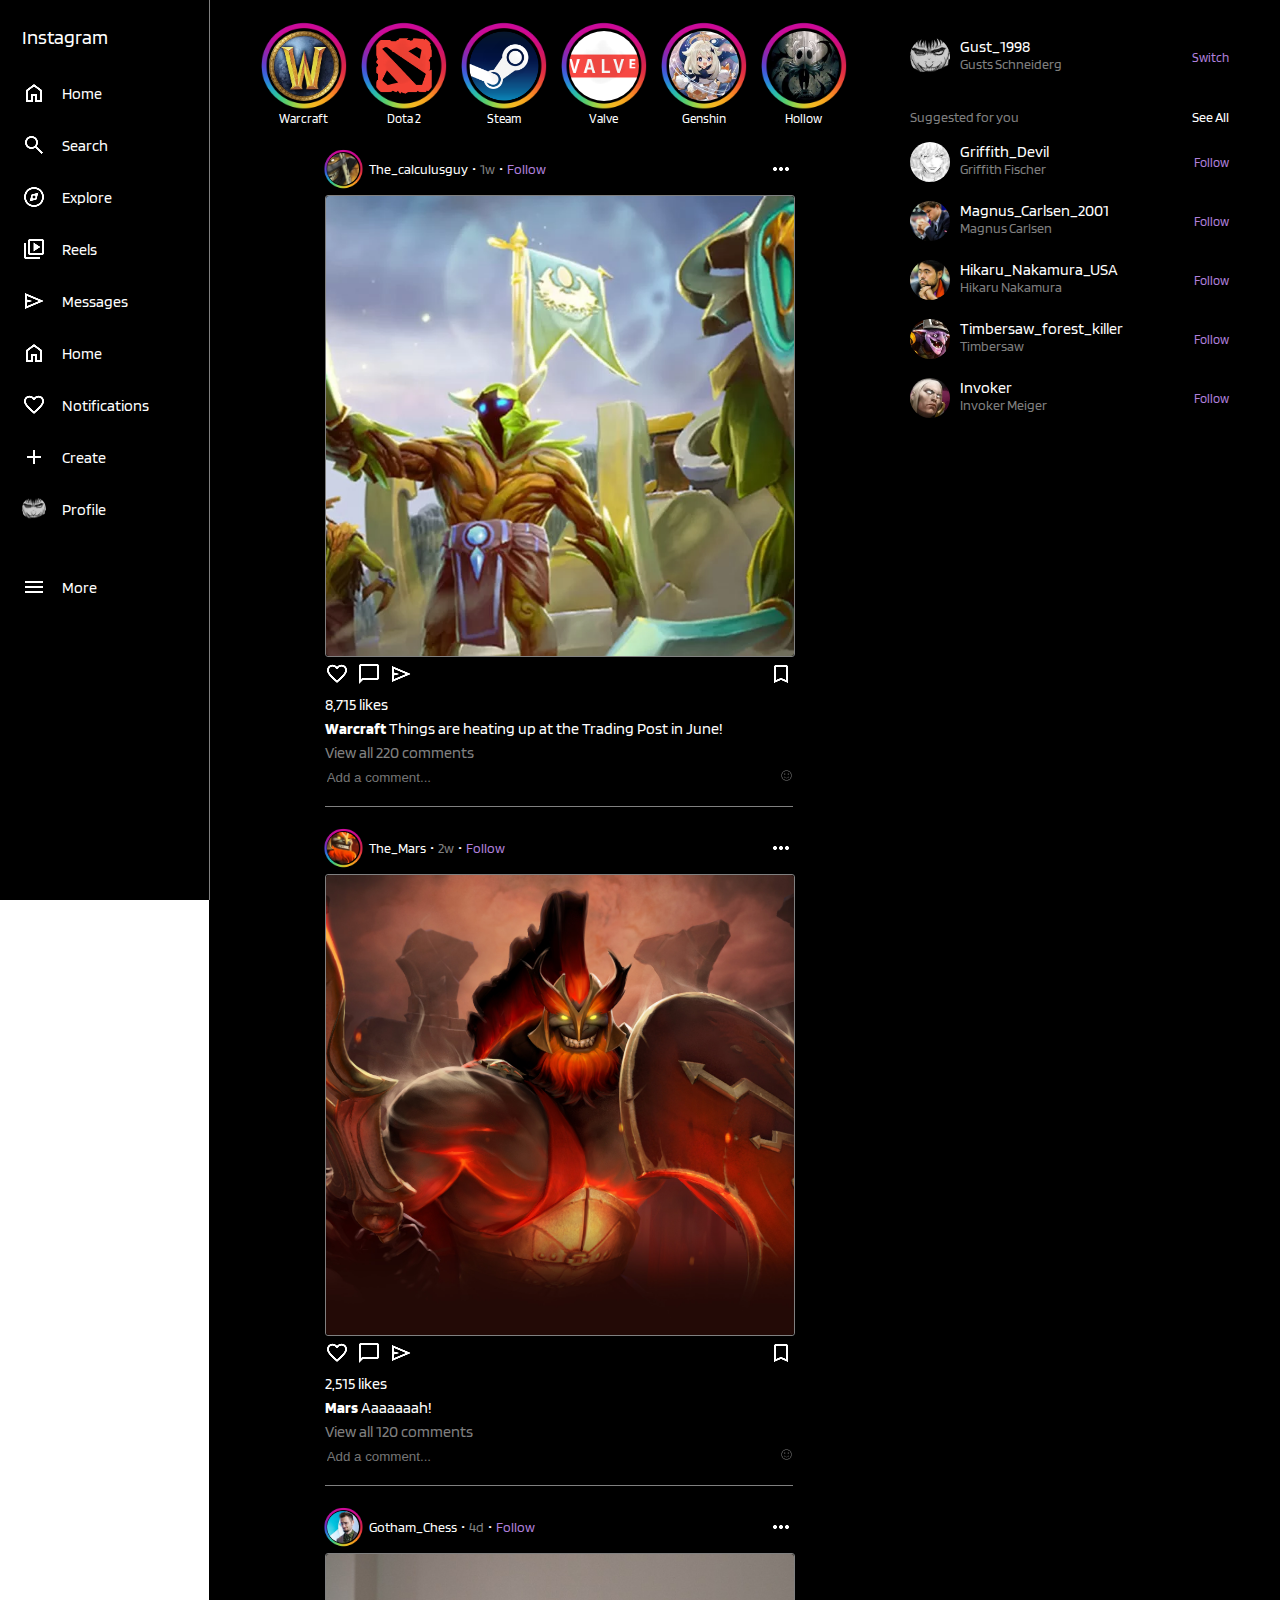
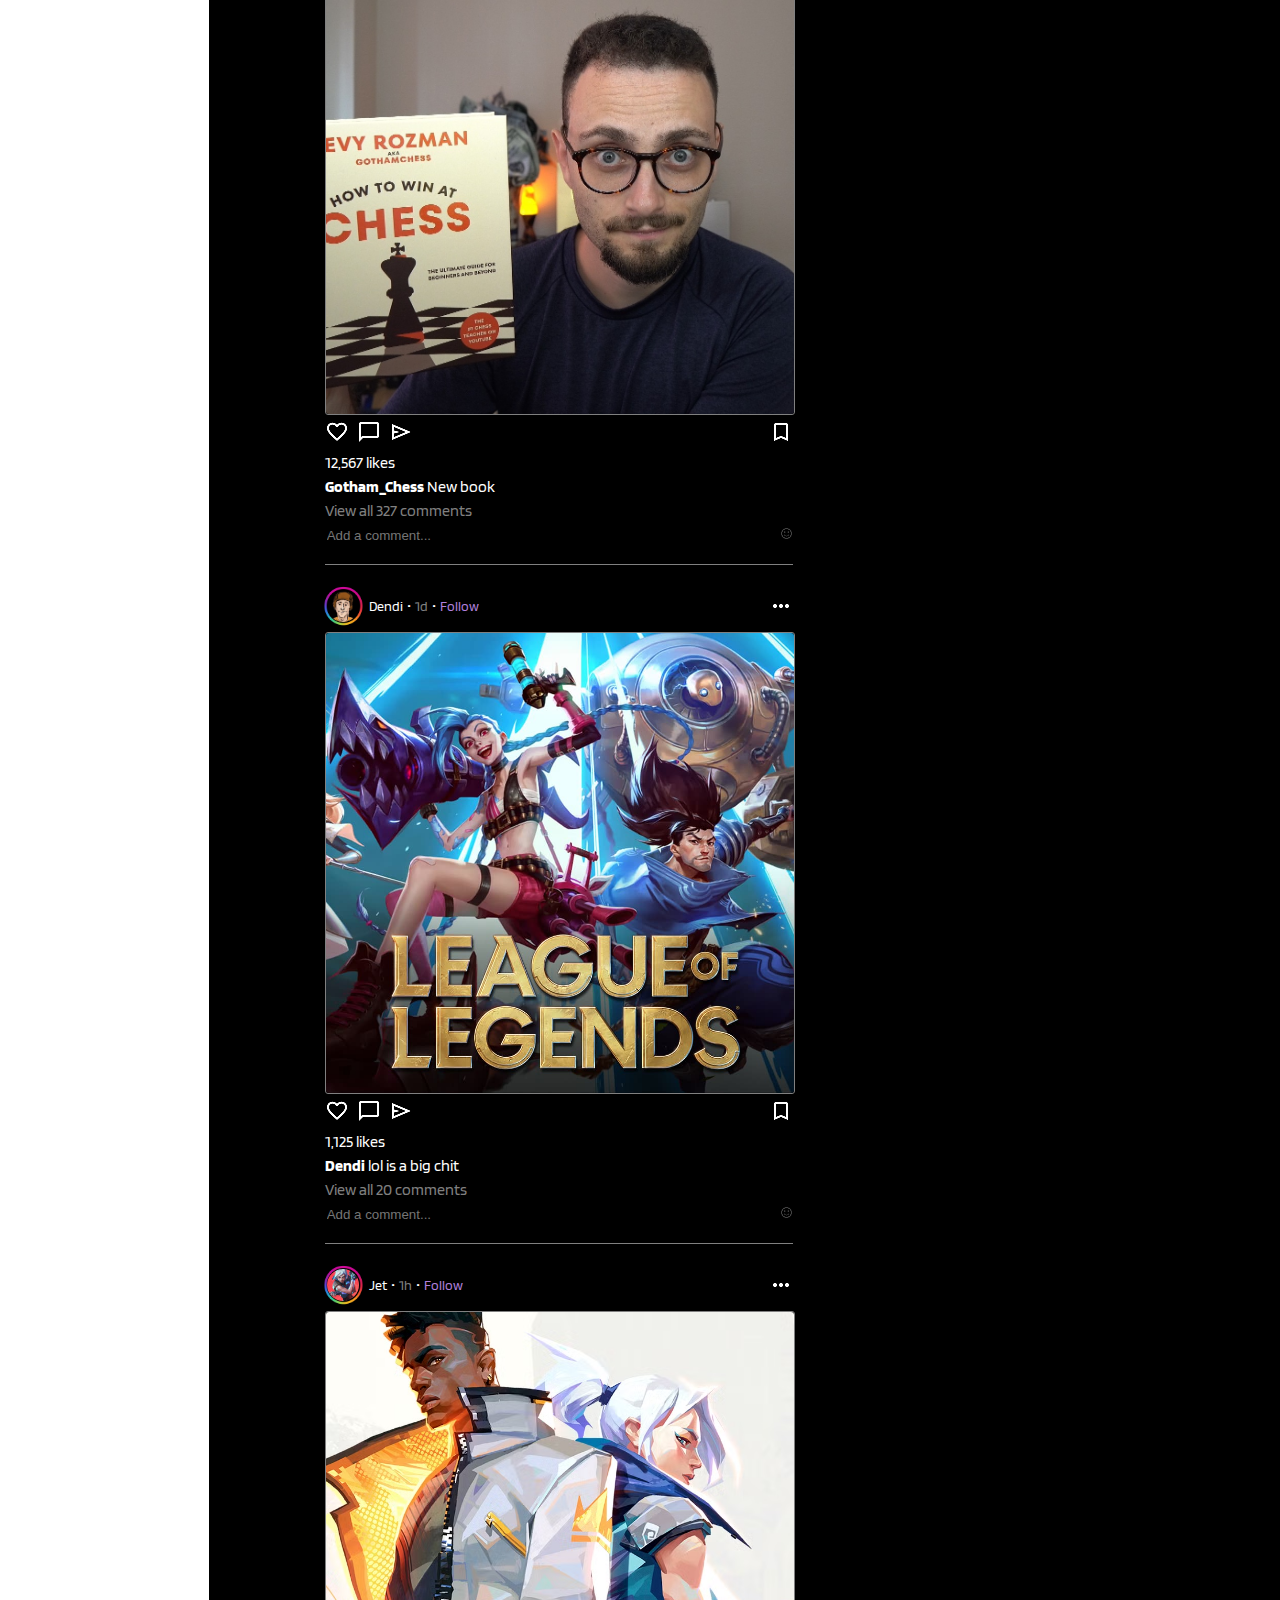
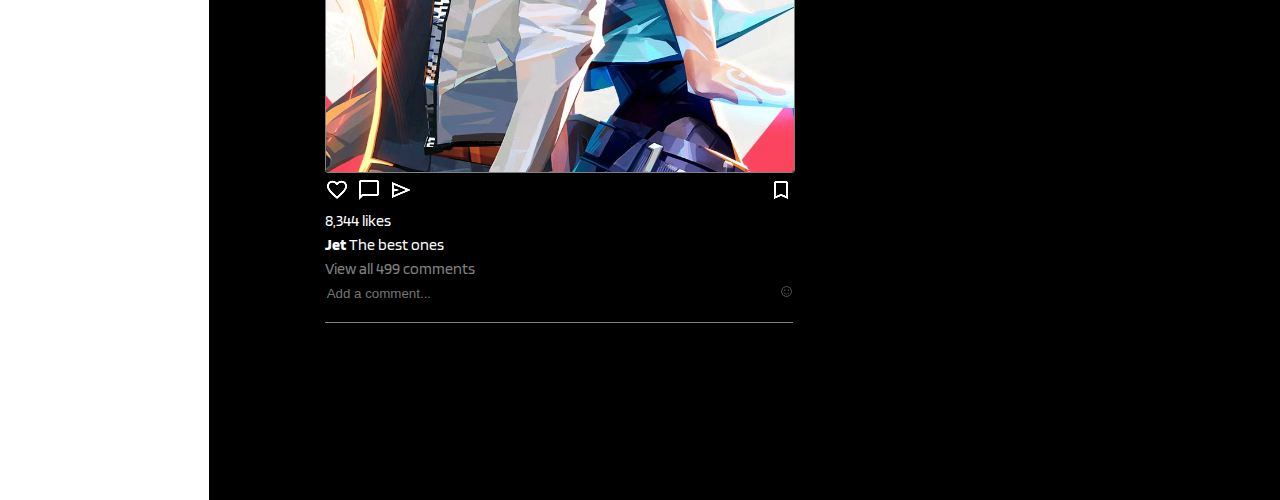
<file: Instagram/Index.html>
<!DOCTYPE html>

<html lang="en">

<head>

  <meta charset="UTF-8">
  <meta name="viewport" content="width=device-width, initial-scale=1.0">
  <title>Instagram</title>
  <link rel="stylesheet" href="Styles/left-side-bar.css">
  <link rel="stylesheet" href="Styles/Main.css">
  <link rel="stylesheet" href="Styles/body.css">
  <link rel="stylesheet" href="Styles/responsive-design.css">
  <link rel="stylesheet" href="Styles/top-side-bar.css">
  <link rel="stylesheet" href="Styles/bottom-side-bar.css">

  <link rel="preconnect" href="https://fonts.googleapis.com">
  <link rel="preconnect" href="https://fonts.gstatic.com" crossorigin>
  <link href="https://fonts.googleapis.com/css2?family=Blinker:wght@100;200;300;400;600;700;800;900&display=swap" rel="stylesheet">

</head>

<body>

  <div class="left-side-bar">

    <div class="title-left-side-bar">Instagram</div>

    <div class="Icon-left-side-bar">

      <img src="Icons/Home.png">
      <div class="Text-left-side-bar">Home</div>

    </div>

    <div class="Icon-left-side-bar">

      <img src="Icons/Search.png">
      <div class="Text-left-side-bar">Search</div>

    </div>

    <div class="Icon-left-side-bar">

      <img src="Icons/Explore.png">
      <div class="Text-left-side-bar">Explore</div>

    </div>

    <div class="Icon-left-side-bar">

      <img src="Icons/Reels.png">
      <div class="Text-left-side-bar">Reels</div>

    </div>

    <div class="Icon-left-side-bar">

      <img src="Icons/Messages.png">
      <div class="Text-left-side-bar">Messages</div>

    </div>

    <div class="Icon-left-side-bar">

      <img src="Icons/Home.png">
      <div class="Text-left-side-bar">Home</div>

    </div>

    <div class="Icon-left-side-bar">

      <img src="Icons/Notifications.png">
      <div class="Text-left-side-bar">Notifications</div>

    </div>

    <div class="Icon-left-side-bar">

      <img src="Icons/Create.png">
      <div class="Text-left-side-bar">Create</div>

    </div>

    <div class="Icon-left-side-bar">

      <img src="Images/guts.jpeg" class="Profile-pic-left-side-bar">
      <div class="Text-left-side-bar">Profile</div>

    </div>

    <div class="Icon-left-side-bar" style="margin-top: 30px;">

      <img src="Icons/More.png">
      <div class="Text-left-side-bar">More</div>

    </div>
    
  </div>

  <div class="left-side-bar-hidden">

    <div class="Logo-div-left-side-bar-hidden"><img src="Images/instagram-logo.jpeg" class="Logo-left-side-bar-hidden"></div>

    <div class="Icon-left-side-bar-hidden"><img src="Icons/Home.png"></div>
    
    <div class="Icon-left-side-bar-hidden"><img src="Icons/Search.png"></div>

    <div class="Icon-left-side-bar-hidden"><img src="Icons/Explore.png"></div>

    <div class="Icon-left-side-bar-hidden"><img src="Icons/Reels.png"></div>

    <div class="Icon-left-side-bar-hidden"><img src="Icons/Messages.png"></div>

    <div class="Icon-left-side-bar-hidden"><img src="Icons/Notifications.png"></div>

    <div class="Icon-left-side-bar-hidden"><img src="Icons/Create.png"></div>

    <div class="Profile-div-left-side-bar-hidden"><img src="Images/guts.jpeg" class="Profile-pic-left-side-bar-hidden"></div>
    
    <div class="Icon-left-side-bar-hidden"><img src="Icons/More.png"></div>

  </div>

  <main>

    <div class="StorysAndPosts">

      <div class="storys">


        <div class="story-just-one">

          <img src="Images/wow-logo.png" class="story-pic-just-one">
          <img src="Images/aro-rgb.png" class="story-rgb-ring">
          <div>Warcraft</div>

        </div>

        <div class="story-just-one">

          <img src="Images/dota-logo.png" class="story-pic-just-one">
          <img src="Images/aro-rgb.png" class="story-rgb-ring">
          <div>Dota 2</div>

        </div>

        <div class="story-just-one">

          <img src="Images/Steam-logo.png" class="story-pic-just-one">
          <img src="Images/aro-rgb.png" class="story-rgb-ring">
          <div>Steam</div>

        </div>
        <div class="story-just-one">

          <img src="Images/valve logo.png" class="story-pic-just-one" style="object-fit: cover;">
          <img src="Images/aro-rgb.png" class="story-rgb-ring">
          <div>Valve</div>


        </div>

        <div class="story-just-one">

          <img src="Images/paimon.jpeg" class="story-pic-just-one">
          <img src="Images/aro-rgb.png" class="story-rgb-ring">
          <div>Genshin</div>

        </div>
        <div class="story-just-one">

          <img src="Images/hollow-knight.jpeg" class="story-pic-just-one">
          <img src="Images/aro-rgb.png" class="story-rgb-ring">
          <div>Hollow</div>

        </div>





      </div>

      <div class="posts">
        
        <div class="post-just-one">

          <div class="post-top-section">

            <div class="left-post-top-section">
  
              <img src="Images/shadow-shaman.jpeg" class="Profile-post-top-section">
  
              <img src="Images/aro-rgb.png" class="rgb-ring-post-top-section">
  
              <div class="Username-post-top-section">

                <span style="margin-right: 2px;">The_calculusguy</span> • 
                <span style="color: gray; margin-left: 2px; margin-right: 2px;">1w</span> • 
                <span class="Follow-button-post-top-section">Follow</span>

              </div>

            </div>


            <img src="Icons/more-icon.png">


          </div>


          <div class="post-middle-section"><img src="Images/dota-creeps.webp" class="post-pic-middle-section"></div>


          <div class="post-bottom-section">

            <div class="icons-post-bottom-section">

              <div>

                <img src="Icons/Notifications.png" class="left-icons-post-bottom-section">
                <img src="Icons/comment.png" class="left-icons-post-bottom-section">
                <img src="Icons/Messages.png" class="left-icons-post-bottom-section">

              </div>

              <div class="right-icons-post-bottom-section"><img src="Icons/save.png" alt=""></div>

              
              
            </div>
            
            
            <div class="likes-post-bottom-section">8,715 likes</div>
            
            <div class="text-post-bottom-section"><strong>Warcraft</strong> Things are heating up at the Trading Post in June!</div>

            <div class="views-post-bottom-section">View all 220 comments</div>


            <div class="InputAndEmoji">

              <input type="text" placeholder="Add a comment..." class="input-post-bottom-section">

              <img src="Icons/emoji.png" class="emoji-post-bottom-section">

            </div>
            
            

          </div>



        </div>


      </div>

      <div class="posts">
        
        <div class="post-just-one">

          <div class="post-top-section">

            <div class="left-post-top-section">
  
              <img src="Images/mars-profile.jpeg" class="Profile-post-top-section" style="object-position: center;">
  
              <img src="Images/aro-rgb.png" class="rgb-ring-post-top-section">
  
              <div class="Username-post-top-section">

                <span style="margin-right: 2px;">The_Mars</span> • 
                <span style="color: gray; margin-left: 2px; margin-right: 2px;">2w</span> • 
                <span class="Follow-button-post-top-section">Follow</span>

              </div>

            </div>


            <img src="Icons/more-icon.png">


          </div>


          <div class="post-middle-section"><img src="Images/marsito.jpg" class="post-pic-middle-section"></div>


          <div class="post-bottom-section">

            <div class="icons-post-bottom-section">

              <div>

                <img src="Icons/Notifications.png" class="left-icons-post-bottom-section">
                <img src="Icons/comment.png" class="left-icons-post-bottom-section">
                <img src="Icons/Messages.png" class="left-icons-post-bottom-section">

              </div>

              <div class="right-icons-post-bottom-section"><img src="Icons/save.png" alt=""></div>

              
              
            </div>
            
            
            <div class="likes-post-bottom-section">2,515 likes</div>
            
            <div class="text-post-bottom-section"><strong>Mars</strong> Aaaaaaah!</div>

            <div class="views-post-bottom-section">View all 120 comments</div>


            <div class="InputAndEmoji">

              <input type="text" placeholder="Add a comment..." class="input-post-bottom-section">

              <img src="Icons/emoji.png" class="emoji-post-bottom-section">

            </div>
            
            

          </div>



        </div>


      </div>      

      <div class="posts">
        
        <div class="post-just-one">

          <div class="post-top-section">

            <div class="left-post-top-section">
  
              <img src="Images/gothamchess.jpeg" class="Profile-post-top-section" style="object-position: center;">
  
              <img src="Images/aro-rgb.png" class="rgb-ring-post-top-section">
  
              <div class="Username-post-top-section">

                <span style="margin-right: 2px;">Gotham_Chess</span> • 
                <span style="color: gray; margin-left: 2px; margin-right: 2px;">4d</span> • 
                <span class="Follow-button-post-top-section">Follow</span>

              </div>

            </div>


            <img src="Icons/more-icon.png">


          </div>


          <div class="post-middle-section"><img src="Images/gothamchess-book.jpg" class="post-pic-middle-section"></div>


          <div class="post-bottom-section">

            <div class="icons-post-bottom-section">

              <div>

                <img src="Icons/Notifications.png" class="left-icons-post-bottom-section">
                <img src="Icons/comment.png" class="left-icons-post-bottom-section">
                <img src="Icons/Messages.png" class="left-icons-post-bottom-section">

              </div>

              <div class="right-icons-post-bottom-section"><img src="Icons/save.png" alt=""></div>

              
              
            </div>
            
            
            <div class="likes-post-bottom-section">12,567 likes</div>
            
            <div class="text-post-bottom-section"><strong>Gotham_Chess</strong> New book</div>

            <div class="views-post-bottom-section">View all 327 comments</div>


            <div class="InputAndEmoji">

              <input type="text" placeholder="Add a comment..." class="input-post-bottom-section">

              <img src="Icons/emoji.png" class="emoji-post-bottom-section">

            </div>
            
            

          </div>



        </div>


      </div>

      <div class="posts">
        
        <div class="post-just-one">

          <div class="post-top-section">

            <div class="left-post-top-section">
  
              <img src="Images/Dendi.png" class="Profile-post-top-section">
  
              <img src="Images/aro-rgb.png" class="rgb-ring-post-top-section">
  
              <div class="Username-post-top-section">

                <span style="margin-right: 2px;">Dendi</span> • 
                <span style="color: gray; margin-left: 2px; margin-right: 2px;">1d</span> • 
                <span class="Follow-button-post-top-section">Follow</span>

              </div>

            </div>


            <img src="Icons/more-icon.png">


          </div>


          <div class="post-middle-section"><img src="Images/lol.jpg" class="post-pic-middle-section"></div>


          <div class="post-bottom-section">

            <div class="icons-post-bottom-section">

              <div>

                <img src="Icons/Notifications.png" class="left-icons-post-bottom-section">
                <img src="Icons/comment.png" class="left-icons-post-bottom-section">
                <img src="Icons/Messages.png" class="left-icons-post-bottom-section">

              </div>

              <div class="right-icons-post-bottom-section"><img src="Icons/save.png" alt=""></div>

              
              
            </div>
            
            
            <div class="likes-post-bottom-section">1,125 likes</div>
            
            <div class="text-post-bottom-section"><strong>Dendi</strong> lol is a big chit</div>

            <div class="views-post-bottom-section">View all 20 comments</div>


            <div class="InputAndEmoji">

              <input type="text" placeholder="Add a comment..." class="input-post-bottom-section">

              <img src="Icons/emoji.png" class="emoji-post-bottom-section">

            </div>
            
            

          </div>



        </div>


      </div>
      
      <div class="posts">
        
        <div class="post-just-one">

          <div class="post-top-section">

            <div class="left-post-top-section">
  
              <img src="Images/jet.jpeg" class="Profile-post-top-section">
  
              <img src="Images/aro-rgb.png" class="rgb-ring-post-top-section">
  
              <div class="Username-post-top-section">

                <span style="margin-right: 2px;">Jet</span> • 
                <span style="color: gray; margin-left: 2px; margin-right: 2px;">1h</span> • 
                <span class="Follow-button-post-top-section">Follow</span>

              </div>

            </div>


            <img src="Icons/more-icon.png">


          </div>


          <div class="post-middle-section"><img src="Images/valorant-phoenix-jett.avif" class="post-pic-middle-section"></div>


          <div class="post-bottom-section">

            <div class="icons-post-bottom-section">

              <div>

                <img src="Icons/Notifications.png" class="left-icons-post-bottom-section">
                <img src="Icons/comment.png" class="left-icons-post-bottom-section">
                <img src="Icons/Messages.png" class="left-icons-post-bottom-section">

              </div>

              <div class="right-icons-post-bottom-section"><img src="Icons/save.png" alt=""></div>

              
              
            </div>
            
            
            <div class="likes-post-bottom-section">8,344 likes</div>
            
            <div class="text-post-bottom-section"><strong>Jet</strong> The best ones</div>

            <div class="views-post-bottom-section">View all 499 comments</div>


            <div class="InputAndEmoji">

              <input type="text" placeholder="Add a comment..." class="input-post-bottom-section">

              <img src="Icons/emoji.png" class="emoji-post-bottom-section">

            </div>
            
            

          </div>



        </div>


      </div>        


    </div>

    <div class="contacts-section">
      
      <div class="contacts">

        <div class="Profile-contacts-section">

          <div class="Profile-pic-NameAndID">

            <img src="Images/guts.jpeg" class="Profile-pic-contacts-section">

            <div class="NameAndID">
  
              <div class="name">Gust_1998</div>
              
              <div class="ID">Gusts Schneiderg</div>
  
            </div>

          </div>



          <div class="switch-button">Switch</div>


        </div>


        <div class="suggested-div">

          <div>Suggested for you</div>
            
          <div class="see-all">See All</div>

        </div>      
        
        <div class="Profile-contacts-section">

          <div class="Profile-pic-NameAndID">

            <img src="Images/griffith.jpeg" class="Profile-pic-contacts-section" style="object-fit: cover;">

            <div class="NameAndID">
  
              <div class="name">Griffith_Devil</div>
              
              <div class="ID">Griffith Fischer</div>
  
            </div>

          </div>



          <div class="switch-button">Follow</div>


        </div>

        <div class="Profile-contacts-section">

          <div class="Profile-pic-NameAndID">

            <img src="Images/magnus-carlsen.jpeg" class="Profile-pic-contacts-section" style="object-fit: cover;">

            <div class="NameAndID">
  
              <div class="name">Magnus_Carlsen_2001</div>
              
              <div class="ID">Magnus Carlsen</div>
  
            </div>

          </div>



          <div class="switch-button">Follow</div>


        </div>

        <div class="Profile-contacts-section">

          <div class="Profile-pic-NameAndID">

            <img src="Images/hikaru-nakamura.jpeg" class="Profile-pic-contacts-section" style="object-fit: cover;">

            <div class="NameAndID">
  
              <div class="name">Hikaru_Nakamura_USA</div>
              
              <div class="ID">Hikaru Nakamura</div>
  
            </div>

          </div>



          <div class="switch-button">Follow</div>


        </div>

        <div class="Profile-contacts-section">

          <div class="Profile-pic-NameAndID">

            <img src="Images/timbersaw.jpeg" class="Profile-pic-contacts-section" style="object-fit: cover;">

            <div class="NameAndID">
  
              <div class="name">Timbersaw_forest_killer</div>
              
              <div class="ID">Timbersaw</div>
  
            </div>

          </div>



          <div class="switch-button">Follow</div>


        </div>

        <div class="Profile-contacts-section">

          <div class="Profile-pic-NameAndID">

            <img src="Images/invoker.jpeg" class="Profile-pic-contacts-section" style="object-fit: cover;">

            <div class="NameAndID">
  
              <div class="name">Invoker</div>
              
              <div class="ID">Invoker Meiger</div>
  
            </div>

          </div>



          <div class="switch-button">Follow</div>


        </div>


      </div>

    </div>

  </main>

  <div class="top-side-bar">

    <div>Instagram</div>

    <input type="text" placeholder="Search" class="input-top-side-bar">

    <img src="Icons/Notifications.png" class="Notifications-top-side-bar">

  </div>

  <div class="bottom-side-bar">

    <img src="Icons/Home.png">
    <img src="Icons/Explore.png">
    <img src="Icons/Reels.png">
    <img src="Icons/Create.png">
    <img src="Icons/Messages.png">
    <img src="Images/guts.jpeg" class="Profile-pic-left-side-bar">



  </div>
    
</body>

</html>
</file>
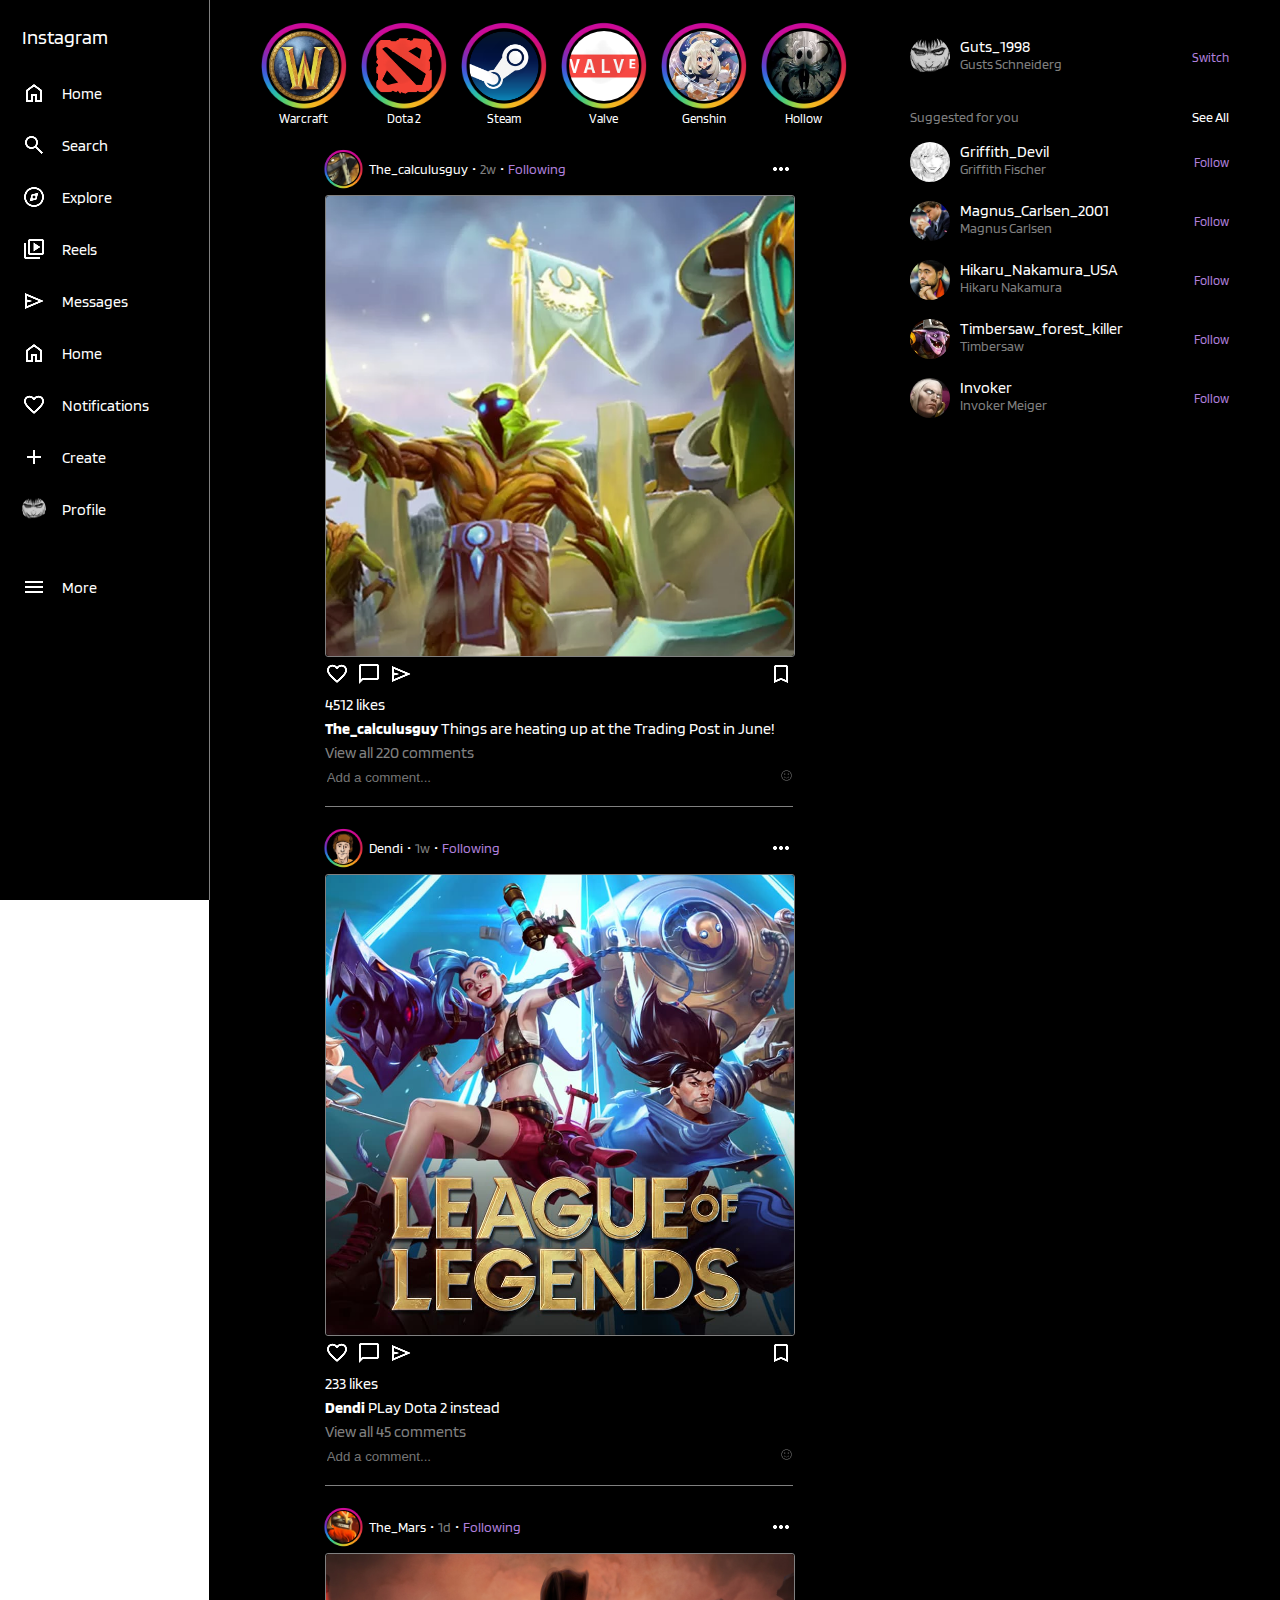
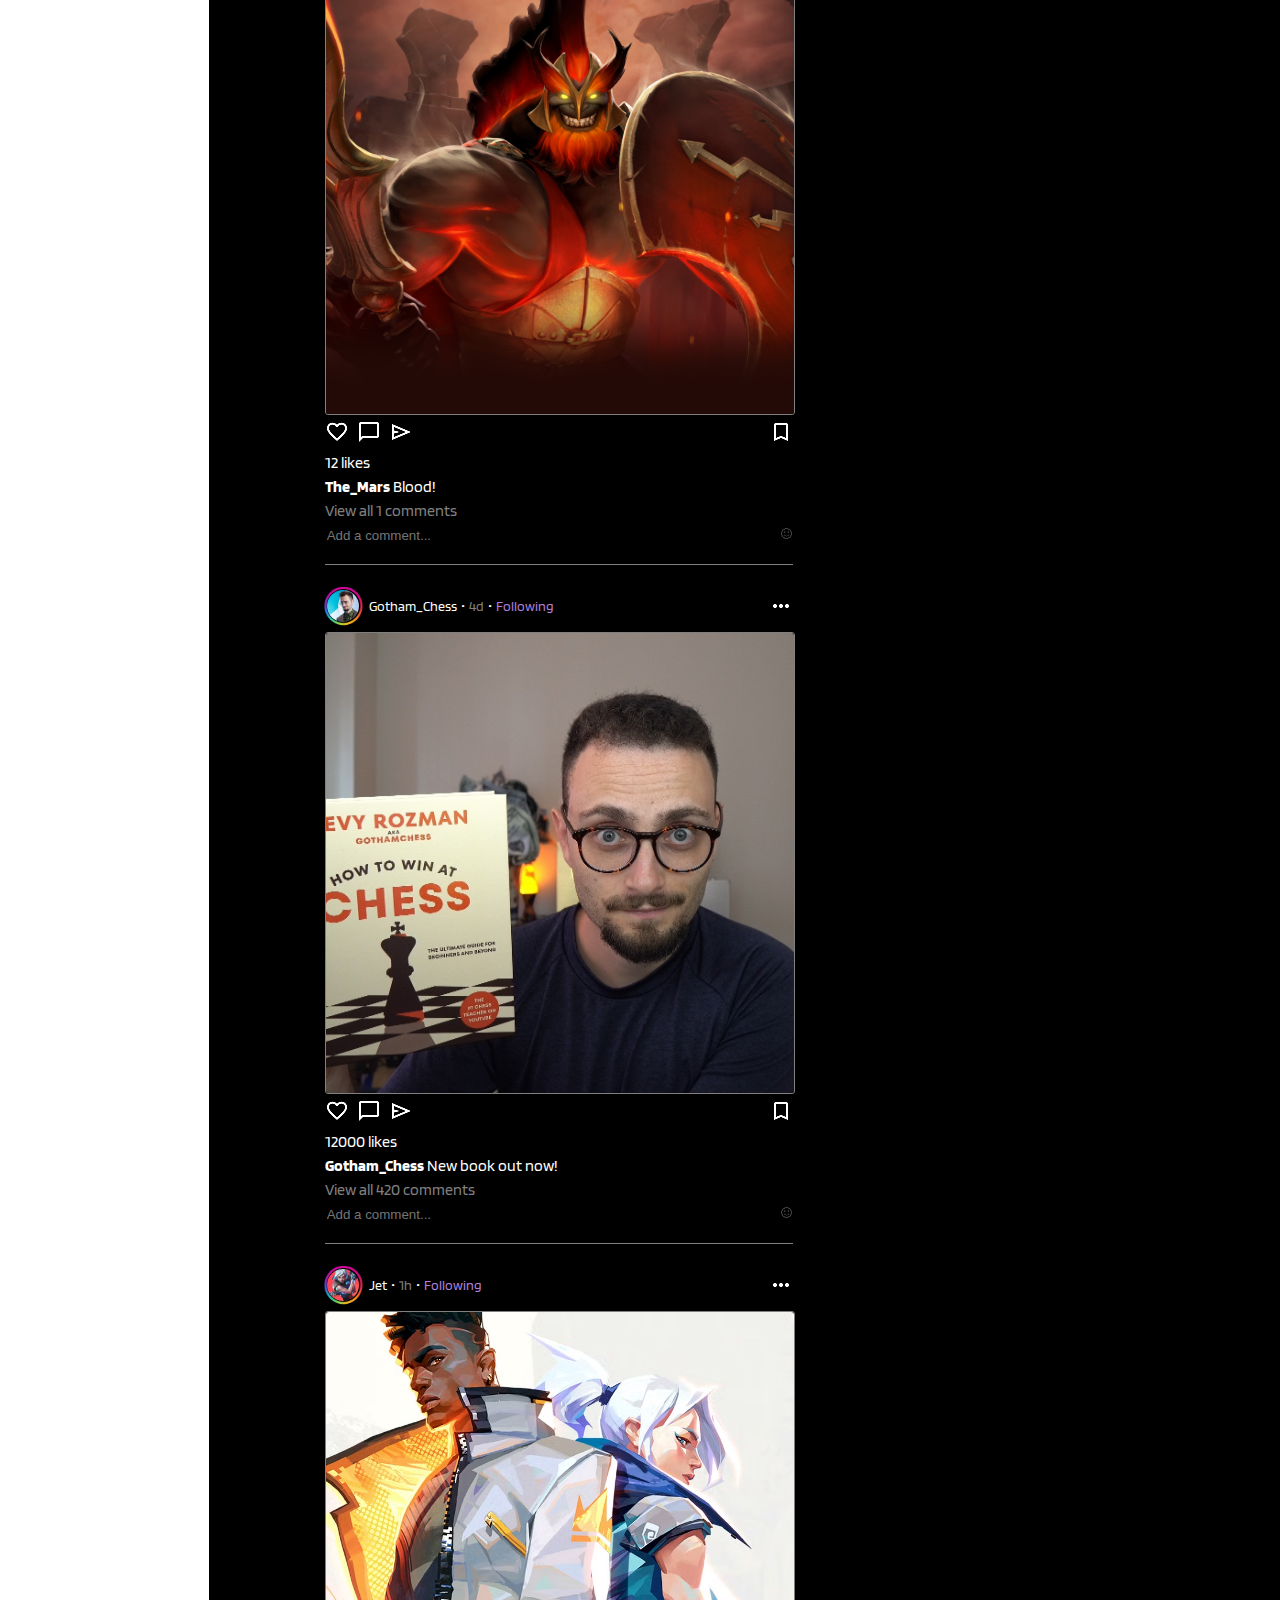
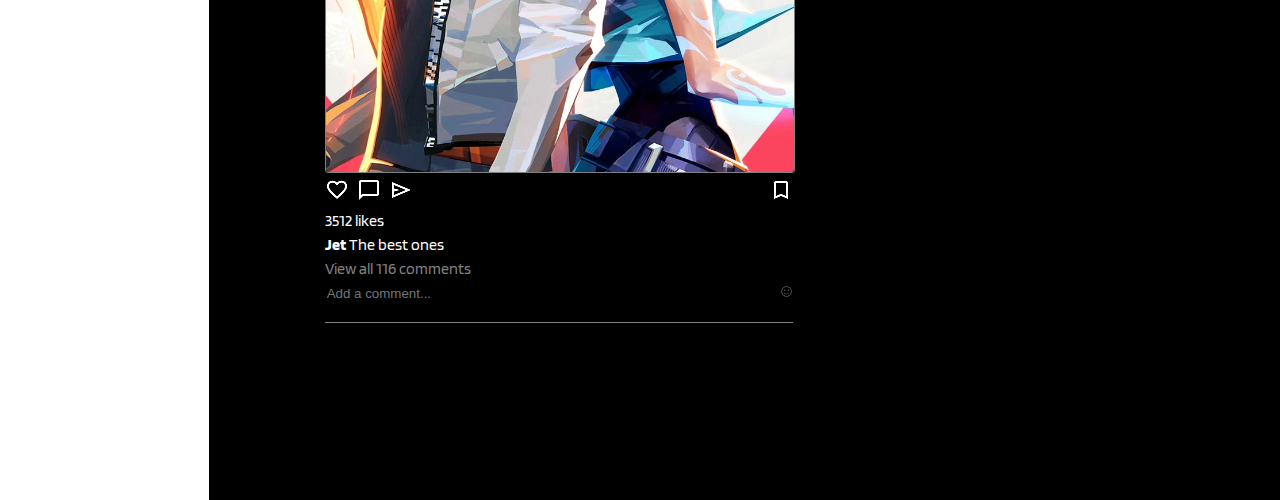
<file: MainPage.html>
<!DOCTYPE html>

<html lang="en">

<head>

  <meta charset="UTF-8">
  <meta name="viewport" content="width=device-width, initial-scale=1.0">
  <title>Instagram</title>
  <link rel="stylesheet" href="Styles/left-side-bar.css">
  <link rel="stylesheet" href="Styles/Main.css">
  <link rel="stylesheet" href="Styles/body.css">
  <link rel="stylesheet" href="Styles/responsive-design.css">
  <link rel="stylesheet" href="Styles/top-side-bar.css">
  <link rel="stylesheet" href="Styles/bottom-side-bar.css">

  <link rel="preconnect" href="https://fonts.googleapis.com">
  <link rel="preconnect" href="https://fonts.gstatic.com" crossorigin>
  <link href="https://fonts.googleapis.com/css2?family=Blinker:wght@100;200;300;400;600;700;800;900&display=swap" rel="stylesheet">

</head>

<body>

  <div class="left-side-bar">

    <div class="title-left-side-bar">Instagram</div>

    <div class="Icon-left-side-bar">

      <img src="Icons/Home.png">
      <div class="Text-left-side-bar">Home</div>

    </div>

    <div class="Icon-left-side-bar">

      <img src="Icons/Search.png">
      <div class="Text-left-side-bar">Search</div>

    </div>

    <div class="Icon-left-side-bar">

      <img src="Icons/Explore.png">
      <div class="Text-left-side-bar">Explore</div>

    </div>

    <div class="Icon-left-side-bar">

      <img src="Icons/Reels.png">
      <div class="Text-left-side-bar">Reels</div>

    </div>

    <div class="Icon-left-side-bar">

      <img src="Icons/Messages.png">
      <div class="Text-left-side-bar">Messages</div>

    </div>

    <div class="Icon-left-side-bar">

      <img src="Icons/Home.png">
      <div class="Text-left-side-bar">Home</div>

    </div>

    <div class="Icon-left-side-bar">

      <img src="Icons/Notifications.png">
      <div class="Text-left-side-bar">Notifications</div>

    </div>

    <div class="Icon-left-side-bar">

      <img src="Icons/Create.png">
      <div class="Text-left-side-bar">Create</div>

    </div>

    <div class="Icon-left-side-bar">

      <img src="Images/guts.jpeg" class="Profile-pic-left-side-bar">
      <div class="Text-left-side-bar">Profile</div>

    </div>

    <div class="Icon-left-side-bar" style="margin-top: 30px;">

      <img src="Icons/More.png">
      <div class="Text-left-side-bar">More</div>

    </div>
    
  </div>

  <div class="left-side-bar-hidden">

    <div class="Logo-div-left-side-bar-hidden"><img src="Images/instagram-logo.jpeg" class="Logo-left-side-bar-hidden"></div>

    <div class="Icon-left-side-bar-hidden"><img src="Icons/Home.png"></div>
    
    <div class="Icon-left-side-bar-hidden"><img src="Icons/Search.png"></div>

    <div class="Icon-left-side-bar-hidden"><img src="Icons/Explore.png"></div>

    <div class="Icon-left-side-bar-hidden"><img src="Icons/Reels.png"></div>

    <div class="Icon-left-side-bar-hidden"><img src="Icons/Messages.png"></div>

    <div class="Icon-left-side-bar-hidden"><img src="Icons/Notifications.png"></div>

    <div class="Icon-left-side-bar-hidden"><img src="Icons/Create.png"></div>

    <div class="Profile-div-left-side-bar-hidden"><img src="Images/guts.jpeg" class="Profile-pic-left-side-bar-hidden"></div>
    
    <div class="Icon-left-side-bar-hidden"><img src="Icons/More.png"></div>

  </div>

  <main>

    <div class="StorysAndPosts">

      <div class="storys">


        <div class="story-just-one"">

          <img src="Images/wow-logo.png" class="story-pic-just-one">
          <img src="Images/aro-rgb.png" class="story-rgb-ring">
          <div>Warcraft</div>

        </div>

        <div class="story-just-one">

          <img src="Images/dota-logo.png" class="story-pic-just-one">
          <img src="Images/aro-rgb.png" class="story-rgb-ring">
          <div>Dota 2</div>

        </div>

        <div class="story-just-one">

          <img src="Images/Steam-logo.png" class="story-pic-just-one">
          <img src="Images/aro-rgb.png" class="story-rgb-ring">
          <div>Steam</div>

        </div>
        <div class="story-just-one">

          <img src="Images/valve logo.png" class="story-pic-just-one" style="object-fit: cover;">
          <img src="Images/aro-rgb.png" class="story-rgb-ring">
          <div>Valve</div>


        </div>

        <div class="story-just-one">

          <img src="Images/paimon.jpeg" class="story-pic-just-one">
          <img src="Images/aro-rgb.png" class="story-rgb-ring">
          <div>Genshin</div>

        </div>
        <div class="story-just-one">

          <img src="Images/hollow-knight.jpeg" class="story-pic-just-one">
          <img src="Images/aro-rgb.png" class="story-rgb-ring">
          <div>Hollow</div>

        </div>





      </div>
     
      <div class="js-posts">

        <!-- Posts will be dynamically inserted here by JavaScript -->
      </div>


    </div>

    <div class="contacts-section">
      
      <div class="contacts">

        <div class="Profile-contacts-section">

          <div class="Profile-pic-NameAndID">

            <img src="Images/guts.jpeg" class="Profile-pic-contacts-section">

            <div class="NameAndID">
  
              <div class="name">Guts_1998</div>
              
              <div class="ID" >Gusts Schneiderg</div>
  
            </div>

          </div>



          <div class="switch-button">Switch</div>


        </div>


        <div class="suggested-div">

          <div>Suggested for you</div>
            
          <div class="see-all">See All</div>

        </div>      
        
        <div class="Profile-contacts-section">

          <div class="Profile-pic-NameAndID">

            <img src="Images/griffith.jpeg" class="Profile-pic-contacts-section" style="object-fit: cover;">

            <div class="NameAndID">
  
              <div class="name">Griffith_Devil</div>
              
              <div class="ID">Griffith Fischer</div>
  
            </div>

          </div>



          <div class="switch-button">Follow</div>


        </div>

        <div class="Profile-contacts-section">

          <div class="Profile-pic-NameAndID">

            <img src="Images/magnus-carlsen.jpeg" class="Profile-pic-contacts-section" style="object-fit: cover;">

            <div class="NameAndID">
  
              <div class="name">Magnus_Carlsen_2001</div>
              
              <div class="ID">Magnus Carlsen</div>
  
            </div>

          </div>



          <div class="switch-button">Follow</div>


        </div>

        <div class="Profile-contacts-section">

          <div class="Profile-pic-NameAndID">

            <img src="Images/hikaru-nakamura.jpeg" class="Profile-pic-contacts-section" style="object-fit: cover;">

            <div class="NameAndID">
  
              <div class="name">Hikaru_Nakamura_USA</div>
              
              <div class="ID">Hikaru Nakamura</div>
  
            </div>

          </div>



          <div class="switch-button">Follow</div>


        </div>

        <div class="Profile-contacts-section">

          <div class="Profile-pic-NameAndID">

            <img src="Images/timbersaw.jpeg" class="Profile-pic-contacts-section" style="object-fit: cover;">

            <div class="NameAndID">
  
              <div class="name">Timbersaw_forest_killer</div>
              
              <div class="ID">Timbersaw</div>
  
            </div>

          </div>



          <div class="switch-button">Follow</div>


        </div>

        <div class="Profile-contacts-section">

          <div class="Profile-pic-NameAndID">

            <img src="Images/invoker.jpeg" class="Profile-pic-contacts-section" style="object-fit: cover;">

            <div class="NameAndID">
  
              <div class="name">Invoker</div>
              
              <div class="ID">Invoker Meiger</div>
  
            </div>

          </div>



          <div class="switch-button">Follow</div>


        </div>


      </div>

    </div>

  </main>

  <div class="top-side-bar">

    <div>Instagram</div>

    <input type="text" placeholder="Search" class="input-top-side-bar">

    <img src="Icons/Notifications.png" class="Notifications-top-side-bar">

  </div>

  <div class="bottom-side-bar">

    <img src="Icons/Home.png">
    <img src="Icons/Explore.png">
    <img src="Icons/Reels.png">
    <img src="Icons/Create.png">
    <img src="Icons/Messages.png">
    <img src="Images/guts.jpeg" class="Profile-pic-left-side-bar">



  </div>


  <script type="module" src="scripts/mainPage.js"></script>
    
</body>

</html>
</file>
<file: Instagram/Styles/left-side-bar.css>
.left-side-bar {
    position: fixed;
    left: 0;
    top: 0;
    bottom: 0;
    width: 16.3%;
    min-width: 48px;
    background-color: rgb(0, 0, 0);
    font-family: "Blinker";
    color: white;
    font-size: 16px;
    border-right: 1px solid gray;
}

.title-left-side-bar {
    padding: 25px 12px 16px 12px;
    font-size: 20px;
    margin-left: 10px;
}

.Icon-left-side-bar {
    display: flex;
    align-items: center;
    padding: 12px;
    margin-top: 4px;
    margin-bottom: 4px;
    width: 80%;
    margin-left: 10px;
    border-radius: 10px;
    transition: background-color 0.3s;
}

.Icon-left-side-bar:hover {
    background-color: rgb(34, 34, 34);
    cursor: pointer;
}

.Text-left-side-bar {
    padding-left: 16px;
}

.Profile-pic-left-side-bar {
    width: 24px;
    height: 24px;
    border-radius: 50%;
}











.left-side-bar-hidden {
    position: fixed;
    left: 0;
    top: 0;
    bottom: 0;
    width: 48px;
    padding-left: 12px;
    padding-right: 12px;
    background-color: rgb(0, 0, 0);
    display: none;
    flex-direction: column;
    align-items: center;
}

/* 
.Logo-div-left-side-bar-hidden {
    padding: 5px;
}
*/


.Logo-left-side-bar-hidden {
    width: 24px;
    height: 24px;
    margin-top: 30px;
    margin-bottom: 20px;
}

.Icon-left-side-bar-hidden,
.Profile-div-left-side-bar-hidden {
    padding: 12px;
    margin-top: 4px;
    margin-bottom: 4px;

    display: flex;
    align-items: center;
    justify-content: center;
    border-radius: 10px;

    transition: background-color 0.2s;
}

.Icon-left-side-bar-hidden:hover,
.Profile-div-left-side-bar-hidden:hover {
    background-color: gray;
}



.Profile-pic-left-side-bar-hidden {
    width: 24px;
    height: 24px;
    border-radius: 50%;
    
}
</file>
<file: Instagram/Styles/Main.css>
main {
    background-color: rgb(0, 0, 0);
    height: 100%;
    width: 100%;
    display: flex;
    justify-content: center;
    font-family: "Blinker";
}

.StorysAndPosts {
    margin-left: 50px;
    display: flex;
    flex-direction: column;
    align-items: center;
}

.storys {
 background-color: rgb(0, 0, 0);
 display: flex;
 margin-top: 20px;
 margin-bottom: 20px;
}

.story-just-one {
    display: flex;
    flex-direction: column;
    align-items: center;
    justify-content: center;
    width: 90px;
    height: 108px;
    position: relative;
    color: white;
    font-family: "Blinker";
    margin-right: 10px;
    font-size: 13px;
}

.story-rgb-ring {
    position: absolute;
    top: -3px;
    left: -5px;
    width: 100px;
    cursor: pointer;
}

.story-pic-just-one {
    width: 70px;
    height: 70px;
    border-radius: 50%;
    margin-bottom: 10px;
    margin-top: 8px;
}










.posts {
    width: 545px;
    display: flex;
    flex-direction: column;
    align-items: center;
}

.post-just-one {
    width: 468px;
    background-color: rgb(0, 0, 0);
    border-bottom: 1px solid gray;
    margin-bottom: 20px;
}

.post-top-section {
    display: flex;
    width: 100%;
    align-items: center;
    justify-content: space-between;
}

.left-post-top-section {
    display: flex;
    align-items: center;
    position: relative;
    height: 42px;
    color: white;
}

.Profile-post-top-section {
    margin-left: 2px;
    width: 32px;
    height: 32px;
    border-radius: 50%;
    object-fit: cover;
}

.rgb-ring-post-top-section {
    position: absolute;
    width: 45px;
    height: 45px;


    left: -4px;
    top: -1px;
}

.Username-post-top-section {
    margin-left: 10px;
    font-size: 14px;
}

.Follow-button-post-top-section {
    margin-left: 2px;
    color: rgb(176, 128, 221);
    transition: color 0.15s;
}

.Follow-button-post-top-section:hover {
    cursor: pointer;
    color: rgb(187, 150, 221);
    text-decoration: underline;
}








.post-middle-section {
    display: flex;
    justify-content: center;
    width: 100%;
    height: 460px;
    margin-top: 5px;
    margin-bottom: 5px;
    border-radius: 3px;
    border: 1px solid gray;
}

.post-pic-middle-section {
    border-radius: 3px;
    width: 100%;
    height: 100%;
    object-fit: cover;
}




.post-bottom-section {
    color: white;
    margin-bottom: 20px;
}

.icons-post-bottom-section {
    display: flex;
    justify-content: space-between;
}


.left-icons-post-bottom-section {
    margin-right: 5px;
    cursor: pointer;
}

.likes-post-bottom-section,
.icons-post-bottom-section,
.text-post-bottom-section,
.views-post-bottom-section {
    margin-bottom: 5px;
}

.views-post-bottom-section {
    color: gray;
    cursor: pointer;
}



.input-post-bottom-section {
    background-color: transparent;
    border: none;
    color: white;
    width: 448px;
}

.input-post-bottom-section:focus {
    outline: none;
}

.emoji-post-bottom-section {
    width: 13px;
    height: 13px;
}

















.contacts-section {
    width: 40%;
    height: 600px;
    background-color: rgb(0, 0, 0);
    display: flex;
    justify-content: center;
    color: white;
}

.contacts {
    width: 319px;
    height: 500px;
    background-color: rgb(0, 0, 0);
    margin-top: 20px;
}

.Profile-contacts-section {
    display: flex;
    align-items: center;
    width: 100%;
    height: 44px;
    justify-content: space-between;
    margin-top: 15px;
}

.Profile-pic-NameAndID {
    display: flex;
}

.Profile-pic-contacts-section {
    width: 40px;
    height: 40px;
    border-radius: 50%;
}

.NameAndID {
    margin-left: 10px;
}

.ID {
    font-size: 14px;
    color: gray;
}

.switch-button {
    color: rgb(176, 128, 221);
    font-size: 13px;
}

.switch-button:hover {
    cursor: pointer;
    text-decoration: underline;
}

.suggested-div {
    display: flex;
    justify-content: space-between;
    font-size: 14px;
    margin-top: 30px;
    color: gray;
}

.see-all {
    color: white;
    transition: color 0.1s;
}

.see-all:hover {
    color: gray;
    cursor: pointer;
}
</file>
<file: Instagram/Styles/body.css>
body {
    margin-left: 16.3%; 
    height: 3700px;
    margin-top: 0px;
    margin-right: 0px;
    margin-bottom: 0px;
}
</file>
<file: Instagram/Styles/responsive-design.css>
@media (max-width: 1264px) {
    .left-side-bar {
        display: none;
    }

    .left-side-bar-hidden {
        display: flex;
    }

    body {
        margin-left: 3.85%;
    }
}

@media (max-width: 1159px) {
    .contacts-section {
        width: 0px;
        display: none;
    }
    

}

@media (max-width: 767px) {
    .left-side-bar-hidden {
        display: none;
    } 

    .top-side-bar {
        display: flex !important;
    }

    .bottom-side-bar {
        display: flex !important;
    }
    
    body {
        margin-left: 0px;
        margin-top: 60px;
    }
}


@media (max-width: 535px) {
    .storys {
        margin-left: 65px;
    }

    .posts {
        align-items: center;
        margin-left: -50px;
    }

}
</file>
<file: Instagram/Styles/top-side-bar.css>
.top-side-bar {
    position: fixed;
    top: 0px;
    left: 0px;
    right: 0px;
    height: 60px;
    background-color: rgb(0, 0, 0);
    display: none;
    align-items: center;
    justify-content: space-around;
    font-family: "Blinker";
    color: white;
    font-size: 25px;
}

.input-top-side-bar {
    width: 236px;
    height: 30px;
    padding-left: 16px;
    padding-right: 16px;
    border-radius: 10px;
    border: none;
    background-color: rgb(50, 50, 50);
    font-family: "Blinker";
    font-size: 17px;
}

.Notifications-top-side-bar:hover {
    cursor: pointer;
}
</file>
<file: Instagram/Styles/bottom-side-bar.css>
.bottom-side-bar {
    position: fixed;
    bottom: 0px;
    left: 0px;
    right: 0px;
    height: 48px;
    background-color: rgb(0, 0, 0);
    display: none;
    align-items: center;
    justify-content: space-around;
}
</file>
<file: Styles/left-side-bar.css>
.left-side-bar {
    position: fixed;
    left: 0;
    top: 0;
    bottom: 0;
    width: 16.3%;
    min-width: 48px;
    background-color: rgb(0, 0, 0);
    font-family: "Blinker";
    color: white;
    font-size: 16px;
    border-right: 1px solid gray;
}

.title-left-side-bar {
    padding: 25px 12px 16px 12px;
    font-size: 20px;
    margin-left: 10px;
}

.Icon-left-side-bar {
    display: flex;
    align-items: center;
    padding: 12px;
    margin-top: 4px;
    margin-bottom: 4px;
    width: 80%;
    margin-left: 10px;
    border-radius: 10px;
    transition: background-color 0.3s;
}

.Icon-left-side-bar:hover {
    background-color: rgb(34, 34, 34);
    cursor: pointer;
}

.Text-left-side-bar {
    padding-left: 16px;
}

.Profile-pic-left-side-bar {
    width: 24px;
    height: 24px;
    border-radius: 50%;
}











.left-side-bar-hidden {
    position: fixed;
    left: 0;
    top: 0;
    bottom: 0;
    width: 48px;
    padding-left: 12px;
    padding-right: 12px;
    background-color: rgb(0, 0, 0);
    display: none;
    flex-direction: column;
    align-items: center;
}

/* 
.Logo-div-left-side-bar-hidden {
    padding: 5px;
}
*/


.Logo-left-side-bar-hidden {
    width: 24px;
    height: 24px;
    margin-top: 30px;
    margin-bottom: 20px;
}

.Icon-left-side-bar-hidden,
.Profile-div-left-side-bar-hidden {
    padding: 12px;
    margin-top: 4px;
    margin-bottom: 4px;

    display: flex;
    align-items: center;
    justify-content: center;
    border-radius: 10px;

    transition: background-color 0.2s;
}

.Icon-left-side-bar-hidden:hover,
.Profile-div-left-side-bar-hidden:hover {
    background-color: gray;
}



.Profile-pic-left-side-bar-hidden {
    width: 24px;
    height: 24px;
    border-radius: 50%;
    
}
</file>
<file: Styles/Main.css>
main {
    background-color: rgb(0, 0, 0);
    height: 100%;
    width: 100%;
    display: flex;
    justify-content: center;
    font-family: "Blinker";
}

.StorysAndPosts {
    margin-left: 50px;
    display: flex;
    flex-direction: column;
    align-items: center;
}

.storys {
 background-color: rgb(0, 0, 0);
 display: flex;
 margin-top: 20px;
 margin-bottom: 20px;
}

.story-just-one {
    display: flex;
    flex-direction: column;
    align-items: center;
    justify-content: center;
    width: 90px;
    height: 108px;
    position: relative;
    color: white;
    font-family: "Blinker";
    margin-right: 10px;
    font-size: 13px;
}

.story-rgb-ring {
    position: absolute;
    top: -3px;
    left: -5px;
    width: 100px;
    cursor: pointer;
}

.story-pic-just-one {
    width: 70px;
    height: 70px;
    border-radius: 50%;
    margin-bottom: 10px;
    margin-top: 8px;
}










.posts {
    width: 545px;
    display: flex;
    flex-direction: column;
    align-items: center;
}

.post-just-one {
    width: 468px;
    background-color: rgb(0, 0, 0);
    border-bottom: 1px solid gray;
    margin-bottom: 20px;
}

.post-top-section {
    display: flex;
    width: 100%;
    align-items: center;
    justify-content: space-between;
}

.left-post-top-section {
    display: flex;
    align-items: center;
    position: relative;
    height: 42px;
    color: white;
}

.Profile-post-top-section {
    margin-left: 2px;
    width: 32px;
    height: 32px;
    border-radius: 50%;
    object-fit: cover;
}

.rgb-ring-post-top-section {
    position: absolute;
    width: 45px;
    height: 45px;


    left: -4px;
    top: -1px;
}

.Username-post-top-section {
    margin-left: 10px;
    font-size: 14px;
}

.Follow-button-post-top-section {
    margin-left: 2px;
    color: rgb(176, 128, 221);
    transition: color 0.15s;
}

.Follow-button-post-top-section:hover {
    cursor: pointer;
    color: rgb(187, 150, 221);
    text-decoration: underline;
}








.post-middle-section {
    display: flex;
    justify-content: center;
    width: 100%;
    height: 460px;
    margin-top: 5px;
    margin-bottom: 5px;
    border-radius: 3px;
    border: 1px solid gray;
}

.post-pic-middle-section {
    border-radius: 3px;
    width: 100%;
    height: 100%;
    object-fit: cover;
}




.post-bottom-section {
    color: white;
    margin-bottom: 20px;
}

.icons-post-bottom-section {
    display: flex;
    justify-content: space-between;
}


.left-icons-post-bottom-section {
    margin-right: 5px;
    cursor: pointer;
}

.likes-post-bottom-section,
.icons-post-bottom-section,
.text-post-bottom-section,
.views-post-bottom-section {
    margin-bottom: 5px;
}

.views-post-bottom-section {
    color: gray;
}



.input-post-bottom-section {
    background-color: transparent;
    border: none;
    color: white;
    width: 448px;
}

.input-post-bottom-section:focus {
    outline: none;
}

.emoji-post-bottom-section {
    width: 13px;
    height: 13px;
}

















.contacts-section {
    width: 40%;
    height: 600px;
    background-color: rgb(0, 0, 0);
    display: flex;
    justify-content: center;
    color: white;
}

.contacts {
    width: 319px;
    height: 500px;
    background-color: rgb(0, 0, 0);
    margin-top: 20px;
}

.Profile-contacts-section {
    display: flex;
    align-items: center;
    width: 100%;
    height: 44px;
    justify-content: space-between;
    margin-top: 15px;
}

.Profile-pic-NameAndID {
    display: flex;
}

.Profile-pic-contacts-section {
    width: 40px;
    height: 40px;
    border-radius: 50%;
}

.NameAndID {
    margin-left: 10px;
}

.ID {
    font-size: 14px;
    color: gray;
}

.switch-button {
    color: rgb(176, 128, 221);
    font-size: 13px;
}

.switch-button:hover {
    cursor: pointer;
    text-decoration: underline;
}

.suggested-div {
    display: flex;
    justify-content: space-between;
    font-size: 14px;
    margin-top: 30px;
    color: gray;
}

.see-all {
    color: white;
    transition: color 0.1s;
}

.see-all:hover {
    color: gray;
    cursor: pointer;
}
</file>
<file: Styles/body.css>
body {
    margin-left: 16.3%; 
    height: 3700px;
    margin-top: 0px;
    margin-right: 0px;
    margin-bottom: 0px;
}
</file>
<file: Styles/responsive-design.css>
@media (max-width: 1264px) {
    .left-side-bar {
        display: none;
    }

    .left-side-bar-hidden {
        display: flex;
    }

    body {
        margin-left: 3.85%;
    }
}

@media (max-width: 1159px) {
    .contacts-section {
        width: 0px;
        display: none;
    }
    

}

@media (max-width: 767px) {
    .left-side-bar-hidden {
        display: none;
    } 

    .top-side-bar {
        display: flex !important;
    }

    .bottom-side-bar {
        display: flex !important;
    }
    
    body {
        margin-left: 0px;
        margin-top: 60px;
    }
}


@media (max-width: 535px) {
    .storys {
        margin-left: 65px;
    }

    .posts {
        align-items: center;
        margin-left: -50px;
    }

}



@media (max-width: 650px) {
    body {
        width: 770px;
    }
}




@media (max-width: 413px) {
    body {
        width: 770px;
    }

    .storys {
        margin-left: -25px;
    }
}
</file>
<file: Styles/top-side-bar.css>
.top-side-bar {
    position: fixed;
    top: 0px;
    left: 0px;
    right: 0px;
    height: 60px;
    background-color: rgb(0, 0, 0);
    display: none;
    align-items: center;
    justify-content: space-around;
    font-family: "Blinker";
    color: white;
    font-size: 25px;
}

.input-top-side-bar {
    width: 236px;
    height: 30px;
    padding-left: 16px;
    padding-right: 16px;
    border-radius: 10px;
    border: none;
    background-color: rgb(50, 50, 50);
    font-family: "Blinker";
    font-size: 17px;
}

.Notifications-top-side-bar:hover {
    cursor: pointer;
}
</file>
<file: Styles/bottom-side-bar.css>
.bottom-side-bar {
    position: fixed;
    bottom: 0px;
    left: 0px;
    right: 0px;
    height: 48px;
    background-color: rgb(0, 0, 0);
    display: none;
    align-items: center;
    justify-content: space-around;
}
</file>
